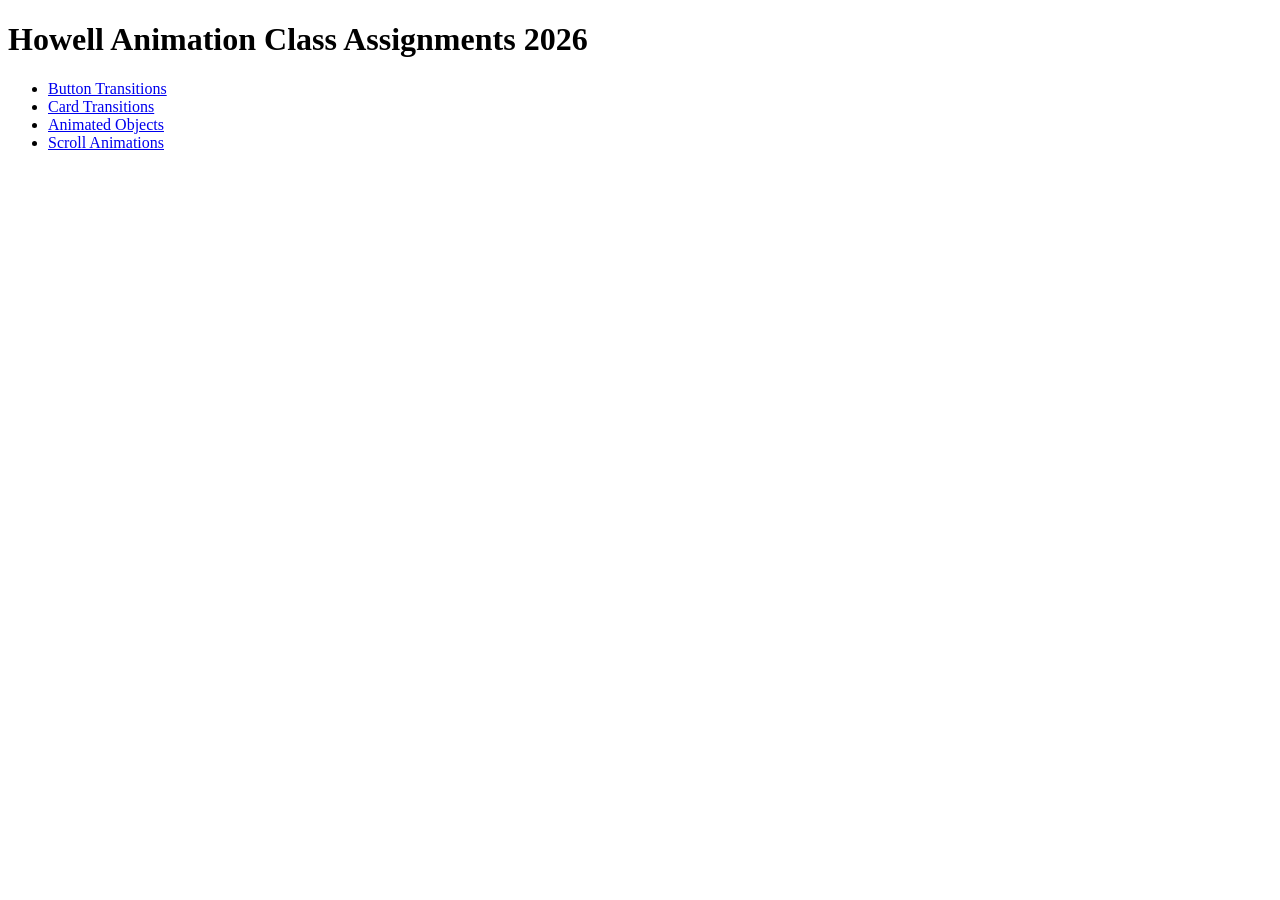
<file: index.html>
<!DOCTYPE html>
<html lang="en">
<head>
    <meta charset="UTF-8">
    <meta name="viewport" content="width=device-width, initial-scale=1.0">
    <title>Homepage</title>
</head>
<body>
    <h1>Howell Animation Class Assignments 2026</h1>

    <ul>
        <li><a href="/Button-Transitions.html">Button Transitions</a></li>
        <li><a href="/cards.html">Card Transitions</a></li>
        <li><a href="/Animated-Objects.html">Animated Objects</a></li>
        <li><a href="/scroll.html">Scroll Animations</a></li>
    </ul>
</body>
</html>
</file>
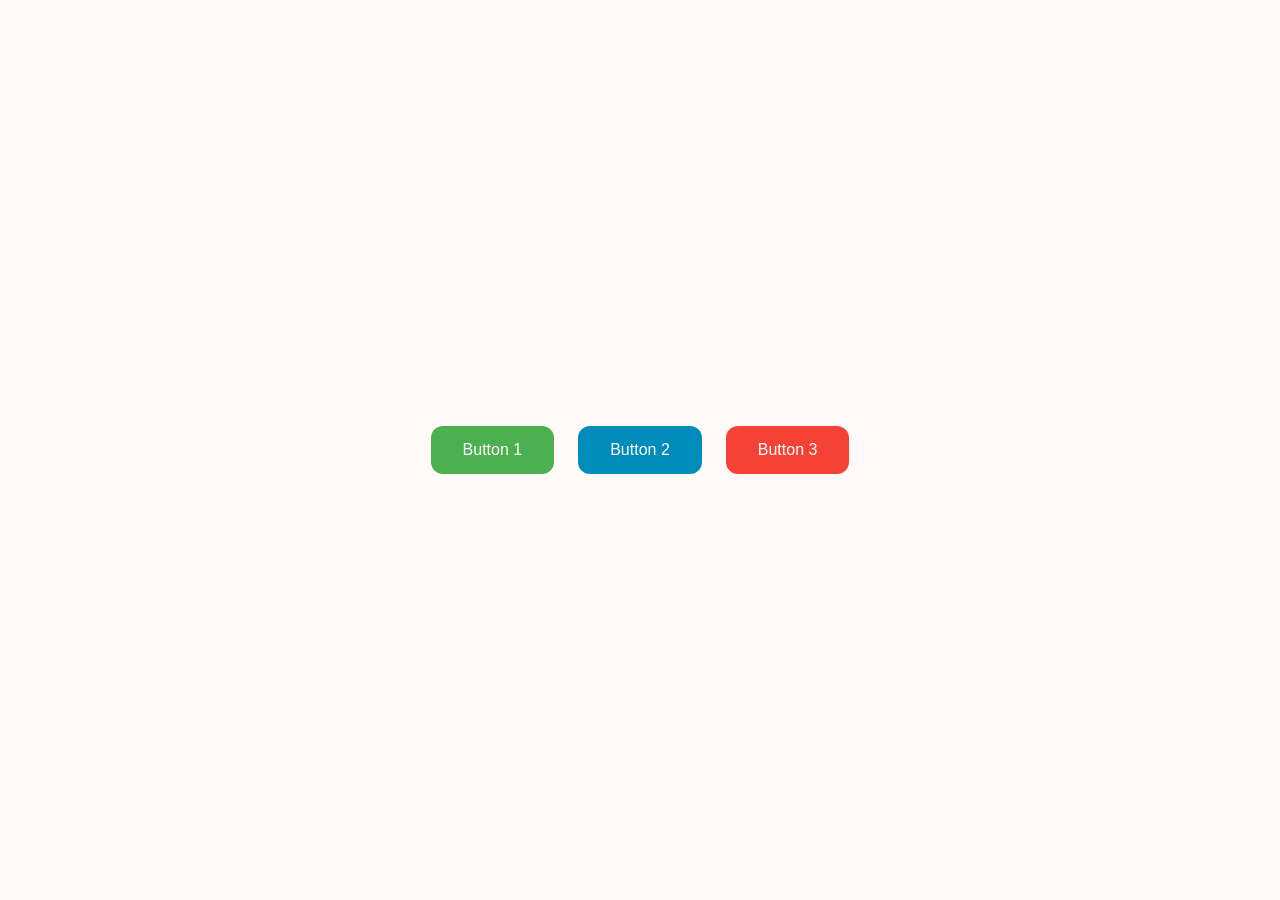
<file: button-transitions.html>
<!DOCTYPE html>
<html lang="en">
<head>
    <meta charset="UTF-8">
    <meta name="viewport" content="width=device-width, initial-scale=1.0">
    <title>Button Transitions</title>
    <link rel="stylesheet" href="/css/styles.css">
</head>
<body>
    <main>

        <ul>
            <li><a  href="#" class="button-1">Button 1</a></li>
            <li><button class="button-2">Button 2</button></li>
            <li><button class="button-3">Button 3</button></li>
        </ul>
    </main>
</body>
</html>
</file>
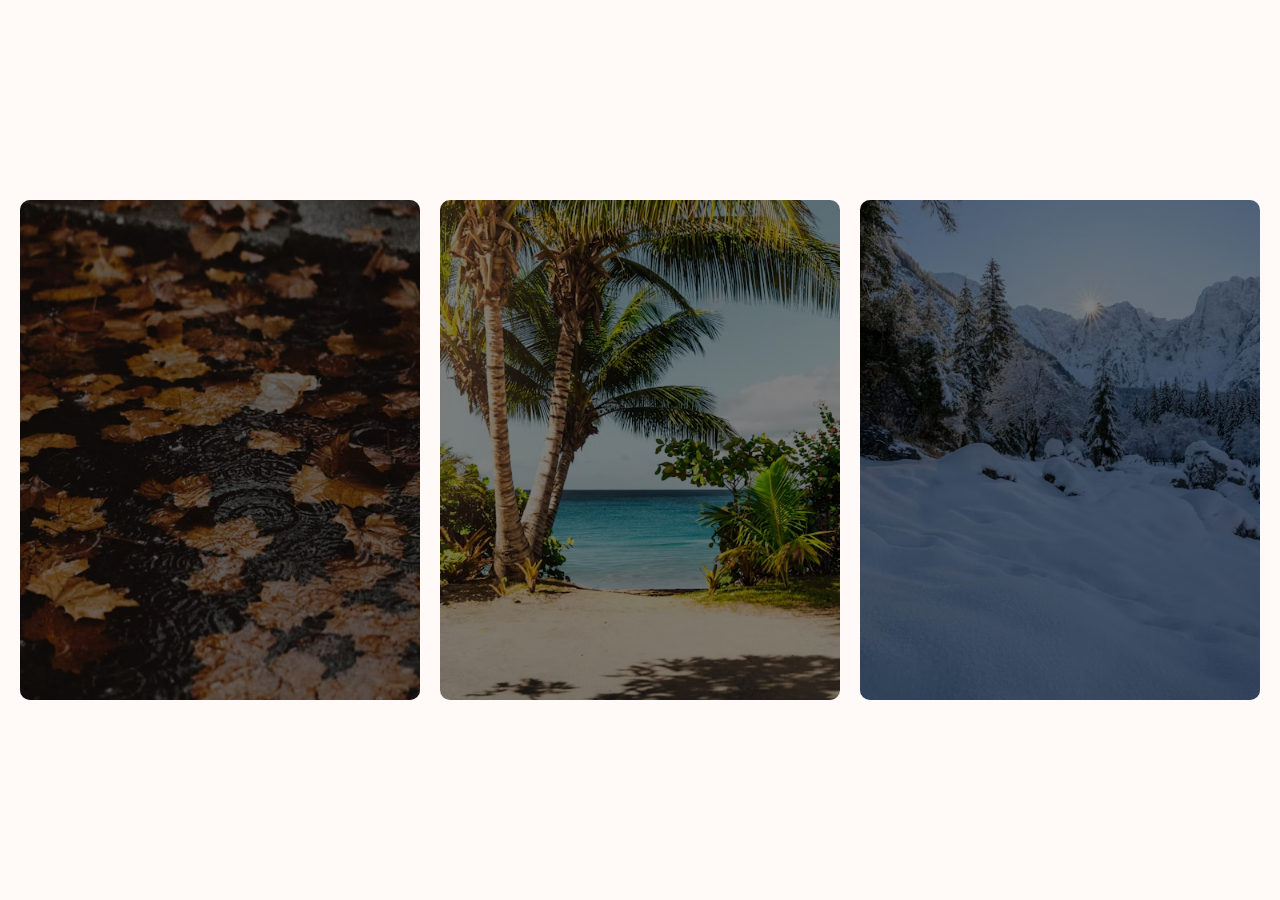
<file: cards.html>
<!DOCTYPE html>
<html lang="en">
<head>
    <meta charset="UTF-8">
    <meta name="viewport" content="width=device-width, initial-scale=1.0">
    <title>Card Transitions</title>
    <link rel="stylesheet" href="css/styles.css">
</head>
<body>
    <main>
        <section>
            <div class="card blue">
                <h2>Fall Card</h2>
                <p>Lorem ipsum dolor sit amet, consectetur adipisicing elit. Culpa vitae repudiandae earum incidunt
                 officiis harum reprehenderit quo esse a autem sed nulla, quis eveniet. Obcaecati ullam ipsum quaerat itaque praesentium!</p>
                 <img src="/images/Fall.jpeg" alt="">
            </div>
            <div class="card yellow">
                <h2>Summer Card</h2>
                <p>Lorem ipsum dolor sit amet, consectetur adipisicing elit. Culpa vitae repudiandae earum incidunt
                 officiis harum reprehenderit quo esse a autem sed nulla, quis eveniet. Obcaecati ullam ipsum quaerat itaque praesentium!</p>
                 <img src="/images/Beach Card.jpeg" alt="">
            </div>
            <div class="card green"> 
                <h2>Winter Card</h2>
                <p>Lorem ipsum dolor sit amet, consectetur adipisicing elit. Culpa vitae repudiandae earum incidunt
                 officiis harum reprehenderit quo esse a autem sed nulla, quis eveniet. Obcaecati ullam ipsum quaerat itaque praesentium!</p>
                 <img src="/images/Winter.jpeg" alt="">
            </div>
        </section>
    </main>  
</body>
</html>
</file>
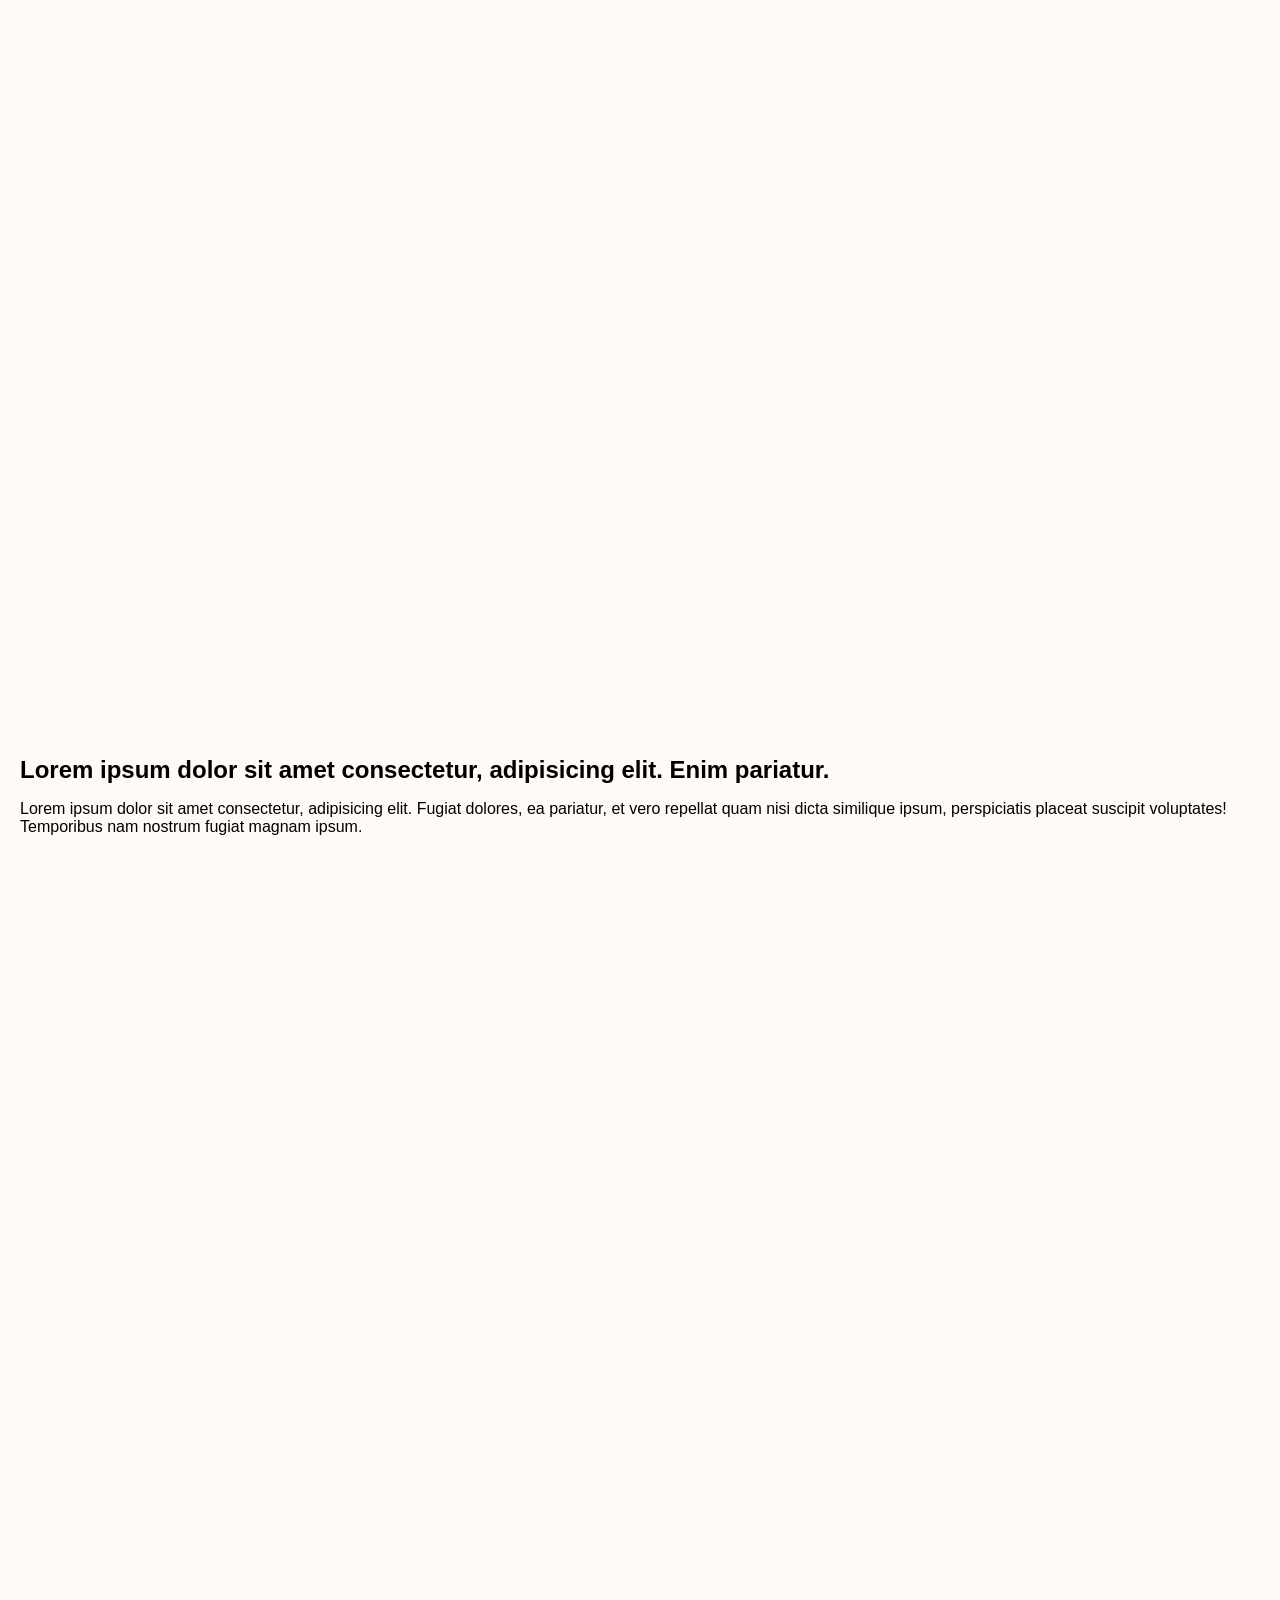
<file: scroll.html>
<!DOCTYPE html>
<html lang="en">
<head>
    <meta charset="UTF-8">
    <meta name="viewport" content="width=device-width, initial-scale=1.0">
    <title>Scroll Animations</title>
    <link rel="stylesheet" href="/css/styles.css">
    <script src="/js/app.js" defer></script>
</head>
<body>
    <div class="scroll-watcher"></div>
    <main>
        <article>
            <section class="no-grid">
                <div class="text-block hidden">
                    <img src="/images/r2d2.jpg" alt="Star Wars C3P0 and r2d2" class="image_fade-in">
                    <h2>Lorem ipsum dolor sit amet consectetur, adipisicing elit. Enim pariatur. </h2>
                    <p>Lorem ipsum dolor sit amet consectetur, adipisicing elit. Fugiat dolores,
                    ea pariatur, et vero repellat quam nisi dicta similique ipsum, perspiciatis placeat
                    suscipit voluptates! Temporibus nam nostrum fugiat magnam ipsum.</p>
                </div>
            </section>
            <section class="no-grid">
                <div class="text-block hidden">
                    <img src="/images/r2d2.jpg" alt="Star Wars C3P0 and r2d2" class="image_fade-in">
                    <h2>Lorem ipsum dolor sit amet consectetur, adipisicing elit. Enim pariatur. </h2>
                    <p>Lorem ipsum dolor sit amet consectetur, adipisicing elit. Fugiat dolores,
                    ea pariatur, et vero repellat quam nisi dicta similique ipsum, perspiciatis placeat
                    suscipit voluptates! Temporibus nam nostrum fugiat magnam ipsum.</p>
                </div>
            </section>
            <section class="no-grid">
                <div class="text-block hidden">
                    <img src="/images/r2d2.jpg" alt="Star Wars C3P0 and r2d2" class="image_fade-in">
                    <h2>Lorem ipsum dolor sit amet consectetur, adipisicing elit. Enim pariatur. </h2>
                    <p>Lorem ipsum dolor sit amet consectetur, adipisicing elit. Fugiat dolores,
                    ea pariatur, et vero repellat quam nisi dicta similique ipsum, perspiciatis placeat
                    suscipit voluptates! Temporibus nam nostrum fugiat magnam ipsum.</p>
                </div>
            </section>
        </article>
    </main>
    
</body>
</html>
</file>
<file: css/styles.css>
@import url('/css/cards.css'); /* Importing the styles for card transitions */
@import url('/css/animated-objects.css'); /* Importing the styles for animated objects */
@import url('/css/scroll.css'); /*Importing styles for scroll animation styles */
* {
    box-sizing: border-box;
    margin: 0;
    padding: 0;
}

body {
    font-family: Arial, sans-serif;
    background-color: #fff9f7;
}

main {
    display: flex;
    flex-direction: column;
    align-items: center;
    justify-content: center;
    min-height: 100vh;  
}

section {
    display: grid;
    place-items: center;
    grid-template-columns: 1fr;
    padding: 20px;
    gap: 20px;
    min-height: 100vh;

    @media (min-width: 900px) {
        grid-template-columns: repeat(3, 1fr);
    }
    &.no-grid {display: block;}
}

img {
    width: 100%;
    height: auto;
   
}

ul {
    list-style-type: none;
    display: flex;
    gap: 20px;
}

 /*Buttons */
.button-1 {
    background-color: #4CAF50; /* Green */
    border: none;
    color: white;
    padding: 15px 32px;
    text-align: center;
    text-decoration: none;
    display: inline-block;
    font-size: 16px;
    margin: 4px 2px;
    cursor: pointer;
    border-radius: 12px;
    transition:all 0.5s ease;
}

.button-1:hover {
    background-color: #4f5c4f;
    transform: scale(1.1);
    border-radius: 10px;
}

.button-2 {
    background-color: #008CBA; /* Blue */
    border: none;
    color: white;
    padding: 15px 32px;
    text-align: center;
    text-decoration: none;
    display: inline-block;
    font-size: 16px;
    margin: 4px 2px;
    cursor: pointer;
    border-radius: 12px;
}

.button-2:hover {
    background-color: #657363;
    transform: translateY(-5px);
    transition: all 0.3s ease;
}

.button-3 {
    background-color: #f44336; /* Red */
    border: none;
    color: white;
    padding: 15px 32px;
    text-align: center;
    text-decoration: none;
    display: inline-block;
    font-size: 16px;
    margin: 4px 2px;
    cursor: pointer;
    border-radius: 12px;
    transition: transform 0.3s ease; 
}

.button-3:hover {
    background-color: #b23a30;
    transform: rotate(10deg);
}
</file>
